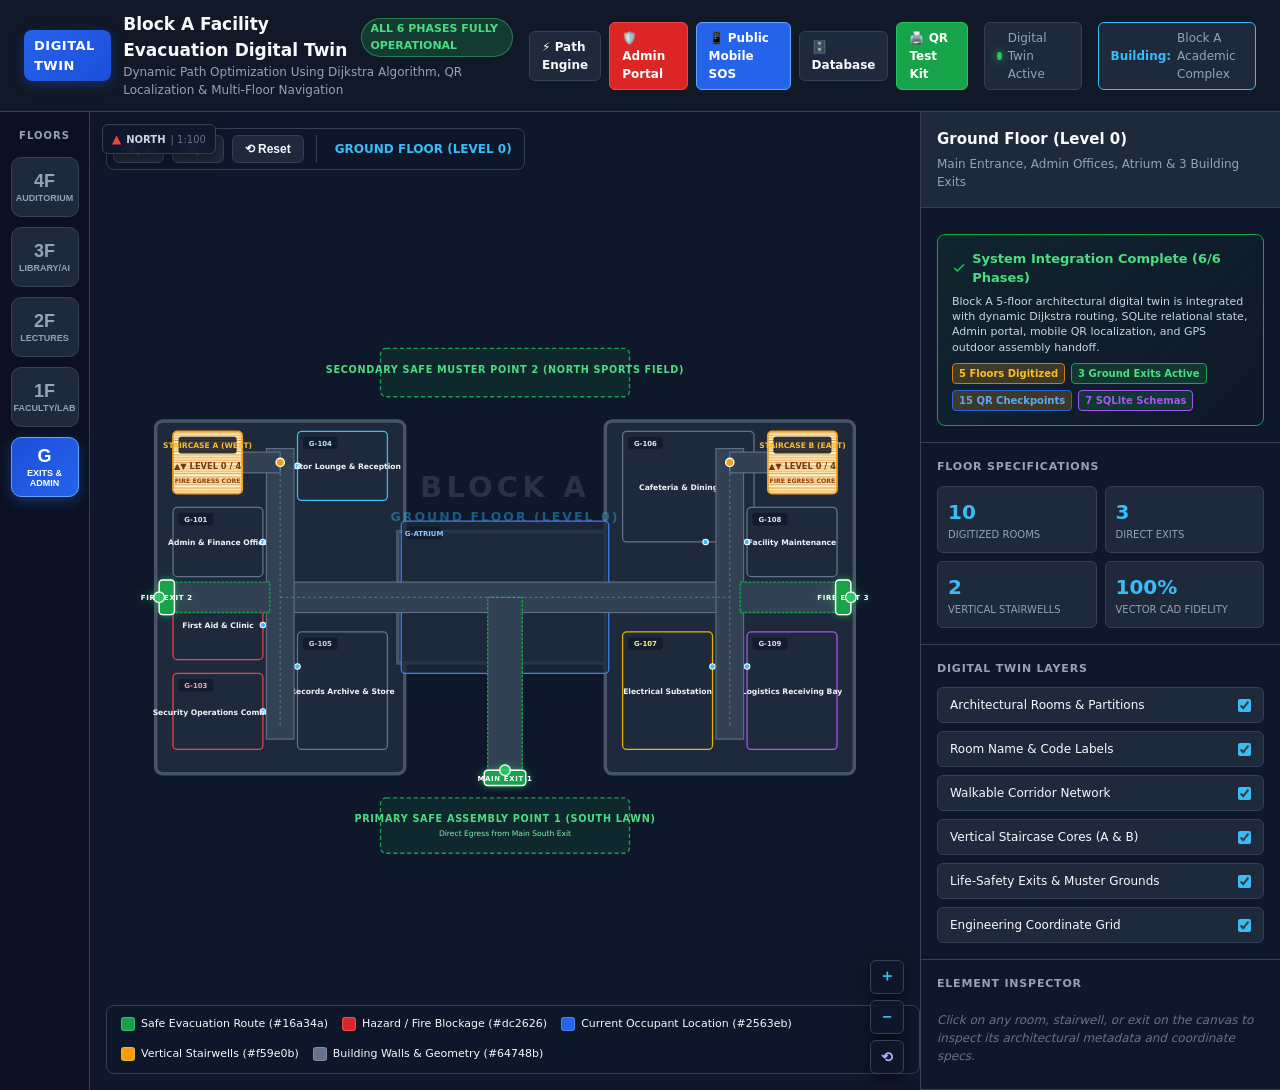
<file: templates/index.html>
<!DOCTYPE html>
<html lang="en">
<head>
  <meta charset="UTF-8" />
  <meta name="viewport" content="width=device-width, initial-scale=1.0" />
  <title>Block A Digital Twin | Smart Emergency Evacuation System</title>
  <link rel="stylesheet" href="/static/css/style.css" />
</head>
<body>
  <!-- Global System Navigation Header -->
  <header class="app-header">
    <div class="brand-section">
      <div class="brand-badge">DIGITAL TWIN</div>
      <div class="brand-titles">
        <h1>
          Block A Facility Evacuation Digital Twin
          <span class="phase-pill" id="phasePill" style="background: rgba(34, 197, 94, 0.2); color: #4ade80; border-color: rgba(74, 222, 128, 0.4);">
            All 6 Phases Fully Operational
          </span>
        </h1>
        <p>Dynamic Path Optimization Using Dijkstra Algorithm, QR Localization & Multi-Floor Navigation</p>
      </div>
    </div>

    <!-- Quick Navigation Hub -->
    <div style="display: flex; gap: 8px; align-items: center;">
      <a href="/routing" class="canvas-btn" style="text-decoration:none;">⚡ Path Engine</a>
      <a href="/admin" class="canvas-btn" style="text-decoration:none; background:#dc2626; border-color:#ef4444; color:#fff;">🛡️ Admin Portal</a>
      <a href="/public" class="canvas-btn" style="text-decoration:none; background:#2563eb; border-color:#60a5fa; color:#fff;">📱 Public Mobile SOS</a>
      <a href="/backend-explorer" class="canvas-btn" style="text-decoration:none;">🗄️ Database</a>
      <a href="/static/qr_testkit.html" target="_blank" class="canvas-btn" style="text-decoration:none; background:#16a34a; border-color:#22c55e; color:#fff;">🖨️ QR Test Kit</a>
    </div>

    <div class="header-status-bar">
      <div class="status-indicator">
        <div class="pulse-dot"></div>
        <span>Digital Twin Active</span>
      </div>
      <div class="status-indicator" style="border-color: #38bdf8;">
        <span style="color: #38bdf8; font-weight: bold;">Building:</span>
        <span id="buildingNameLbl">Block A Academic Complex</span>
      </div>
    </div>
  </header>

  <!-- Main Workspace -->
  <div class="main-container">
    <!-- Vertical Floor Selector -->
    <nav class="floor-nav-bar" aria-label="Floor selection">
      <span class="nav-label">Floors</span>
      <button class="floor-btn" data-floor="4">
        <span class="btn-num">4F</span>
        <span class="btn-desc">Auditorium</span>
      </button>
      <button class="floor-btn" data-floor="3">
        <span class="btn-num">3F</span>
        <span class="btn-desc">Library/AI</span>
      </button>
      <button class="floor-btn" data-floor="2">
        <span class="btn-num">2F</span>
        <span class="btn-desc">Lectures</span>
      </button>
      <button class="floor-btn" data-floor="1">
        <span class="btn-num">1F</span>
        <span class="btn-desc">Faculty/Lab</span>
      </button>
      <button class="floor-btn active" data-floor="0">
        <span class="btn-num">G</span>
        <span class="btn-desc">Exits & Admin</span>
      </button>
    </nav>

    <!-- Canvas Workspace -->
    <main class="canvas-workspace">
      <!-- Floating Navigation Controls -->
      <div class="canvas-floating-controls">
        <button class="canvas-btn" id="btnZoomIn" title="Zoom In (+)">🔍 +</button>
        <button class="canvas-btn" id="btnZoomOut" title="Zoom Out (-)">🔍 −</button>
        <button class="canvas-btn" id="btnResetView" title="Reset View">⟲ Reset</button>
        <span style="width: 1px; background: #334155; margin: 0 4px;"></span>
        <span id="currentFloorTag" style="font-size: 12px; font-weight: 700; color: #38bdf8; display: flex; align-items: center; padding: 0 6px;">
          GROUND FLOOR (LEVEL 0)
        </span>
      </div>

      <!-- SVG Map Canvas Container -->
      <div id="floorMapContainer" style="width: 100%; height: 100%;"></div>

      <!-- Floating Visual Safety Palette Legend (Section 9) -->
      <div class="canvas-floating-legend">
        <div class="legend-item">
          <div class="legend-chip" style="background: #16a34a;"></div>
          <span>Safe Evacuation Route (#16a34a)</span>
        </div>
        <div class="legend-item">
          <div class="legend-chip" style="background: #dc2626;"></div>
          <span>Hazard / Fire Blockage (#dc2626)</span>
        </div>
        <div class="legend-item">
          <div class="legend-chip" style="background: #2563eb;"></div>
          <span>Current Occupant Location (#2563eb)</span>
        </div>
        <div class="legend-item">
          <div class="legend-chip" style="background: #f59e0b;"></div>
          <span>Vertical Stairwells (#f59e0b)</span>
        </div>
        <div class="legend-item">
          <div class="legend-chip" style="background: #64748b;"></div>
          <span>Building Walls & Geometry (#64748b)</span>
        </div>
      </div>
    </main>

    <!-- Right Sidebar: Architectural Specifications & Inspector -->
    <aside class="sidebar-panel">
      <div class="sidebar-header">
        <h2 id="floorTitle">Ground Floor (Level 0)</h2>
        <p id="floorSubtitle">Primary egress hub, central administration, reception atrium, and primary building exits.</p>
      </div>

      <!-- System Status Banner -->
      <div class="sidebar-section">
        <div class="phase-confirm-card">
          <h3>
            <svg width="16" height="16" viewBox="0 0 24 24" fill="none" stroke="#22c55e" stroke-width="2.5"><polyline points="20 6 9 17 4 12"></polyline></svg>
            System Integration Complete (6/6 Phases)
          </h3>
          <p>
            Block A 5-floor architectural digital twin is integrated with dynamic Dijkstra routing, SQLite relational state, Admin portal, mobile QR localization, and GPS outdoor assembly handoff.
          </p>
          <div style="margin-top: 8px; display: flex; gap: 6px; flex-wrap: wrap;">
            <span class="badge-stair">5 Floors Digitized</span>
            <span class="badge-exit">3 Ground Exits Active</span>
            <span class="badge-stair" style="color: #60a5fa; border-color: #2563eb;">15 QR Checkpoints</span>
            <span class="badge-exit" style="color: #a855f7; border-color: #a855f7;">7 SQLite Schemas</span>
          </div>
        </div>
      </div>

      <!-- Architectural Metrics -->
      <div class="sidebar-section">
        <div class="section-title">Floor Specifications</div>
        <div class="metrics-grid">
          <div class="metric-card">
            <div class="num" id="metricRoomCount">10</div>
            <div class="lbl">Digitized Rooms</div>
          </div>
          <div class="metric-card">
            <div class="num" id="metricExitCount">3</div>
            <div class="lbl">Direct Exits</div>
          </div>
          <div class="metric-card">
            <div class="num">2</div>
            <div class="lbl">Vertical Stairwells</div>
          </div>
          <div class="metric-card">
            <div class="num">100%</div>
            <div class="lbl">Vector CAD Fidelity</div>
          </div>
        </div>
      </div>

      <!-- Layer Visibility Toggles -->
      <div class="sidebar-section">
        <div class="section-title">Digital Twin Layers</div>
        <div class="layer-toggle-list">
          <label class="toggle-item">
            <span>Architectural Rooms & Partitions</span>
            <input type="checkbox" id="layerToggleRooms" checked />
          </label>
          <label class="toggle-item">
            <span>Room Name & Code Labels</span>
            <input type="checkbox" id="layerToggleLabels" checked />
          </label>
          <label class="toggle-item">
            <span>Walkable Corridor Network</span>
            <input type="checkbox" id="layerToggleCorridors" checked />
          </label>
          <label class="toggle-item">
            <span>Vertical Staircase Cores (A & B)</span>
            <input type="checkbox" id="layerToggleStairs" checked />
          </label>
          <label class="toggle-item">
            <span>Life-Safety Exits & Muster Grounds</span>
            <input type="checkbox" id="layerToggleExits" checked />
          </label>
          <label class="toggle-item">
            <span>Engineering Coordinate Grid</span>
            <input type="checkbox" id="layerToggleGrid" checked />
          </label>
        </div>
      </div>

      <!-- Selected Element Inspector -->
      <div class="sidebar-section">
        <div class="section-title">Element Inspector</div>
        <div id="inspectorEmpty" style="font-size: 12px; color: #64748b; font-style: italic; padding: 8px 0;">
          Click on any room, stairwell, or exit on the canvas to inspect its architectural metadata and coordinate specs.
        </div>
        <div id="inspectorDetails" class="room-inspect-box" style="display: none;">
          <div id="inspectBadge" style="font-size: 11px; font-weight: 700; color: #38bdf8; text-transform: uppercase;">ROOM</div>
          <div id="inspectName" style="font-size: 14px; font-weight: bold; color: #f8fafc; margin-top: 2px;"></div>
          <div id="inspectCode" style="font-size: 11px; color: #94a3b8; font-family: monospace;"></div>
          <hr style="border: 0; border-top: 1px solid #334155; margin: 8px 0;" />
          <div style="font-size: 11px; color: #cbd5e1; display: flex; flex-direction: column; gap: 4px;">
            <div><strong>Bounding Box:</strong> <span id="inspectBounds"></span></div>
            <div><strong>Access Portal (Door):</strong> <span id="inspectDoor"></span></div>
            <div><strong>Primary Evacuation Vector:</strong> <span id="inspectEgress" style="color: #4ade80;"></span></div>
          </div>
        </div>
      </div>
    </aside>
  </div>

  <!-- Scripts -->
  <script src="/static/js/floor_plans.js"></script>
  <script src="/static/js/map_renderer.js"></script>
  <script>
    document.addEventListener("DOMContentLoaded", () => {
      const renderer = new FloorMapRenderer("floorMapContainer", {
        initialFloor: 0,
        onRoomClick: (room, floor) => {
          showInspection(room, floor);
        }
      });

      const floorButtons = document.querySelectorAll(".floor-btn");
      const floorTitle = document.getElementById("floorTitle");
      const floorSubtitle = document.getElementById("floorSubtitle");
      const currentFloorTag = document.getElementById("currentFloorTag");
      const metricRoomCount = document.getElementById("metricRoomCount");
      const metricExitCount = document.getElementById("metricExitCount");

      function updateFloorUI(floorLevel) {
        const floorData = window.BLOCK_A_MODEL.floors[floorLevel];
        if (!floorData) return;

        renderer.setFloor(floorLevel);
        floorButtons.forEach(btn => {
          btn.classList.toggle("active", parseInt(btn.dataset.floor, 10) === floorLevel);
        });

        floorTitle.textContent = `${floorData.name} (Level ${floorData.level})`;
        floorSubtitle.textContent = floorData.subtitle;
        currentFloorTag.textContent = `${floorData.name.toUpperCase()} (LEVEL ${floorData.level})`;

        metricRoomCount.textContent = floorData.rooms ? floorData.rooms.length : 0;
        metricExitCount.textContent = floorData.exits ? floorData.exits.length : 0;
      }

      floorButtons.forEach(btn => {
        btn.addEventListener("click", () => updateFloorUI(parseInt(btn.dataset.floor, 10)));
      });

      document.getElementById("btnZoomIn").addEventListener("click", () => renderer.zoomIn());
      document.getElementById("btnZoomOut").addEventListener("click", () => renderer.zoomOut());
      document.getElementById("btnResetView").addEventListener("click", () => renderer.resetView());

      document.getElementById("layerToggleRooms").addEventListener("change", (e) => renderer.toggleLayer("rooms", e.target.checked));
      document.getElementById("layerToggleLabels").addEventListener("change", (e) => renderer.toggleLayer("labels", e.target.checked));
      document.getElementById("layerToggleCorridors").addEventListener("change", (e) => renderer.toggleLayer("corridors", e.target.checked));
      document.getElementById("layerToggleStairs").addEventListener("change", (e) => renderer.toggleLayer("stairwells", e.target.checked));
      document.getElementById("layerToggleExits").addEventListener("change", (e) => renderer.toggleLayer("exits", e.target.checked));
      document.getElementById("layerToggleGrid").addEventListener("change", (e) => renderer.toggleLayer("grid", e.target.checked));

      function showInspection(room, floor) {
        document.getElementById("inspectorEmpty").style.display = "none";
        const details = document.getElementById("inspectorDetails");
        details.style.display = "block";

        document.getElementById("inspectBadge").textContent = `${room.type.toUpperCase()} • LEVEL ${floor.level}`;
        document.getElementById("inspectName").textContent = room.name;
        document.getElementById("inspectCode").textContent = `ID: ${room.id} | CODE: ${room.code}`;
        document.getElementById("inspectBounds").textContent = `X: ${room.x}, Y: ${room.y}, W: ${room.w}px, H: ${room.h}px`;
        document.getElementById("inspectDoor").textContent = `(${room.door.x}, ${room.door.y})`;

        const egress = floor.level === 0
          ? "Direct Corridor Access to Primary South Exit 1 / West Exit 2"
          : (room.x < 500 ? "Via Staircase A (West Wing) to Ground Level" : "Via Staircase B (East Wing) to Ground Level");
        document.getElementById("inspectEgress").textContent = egress;
      }

      updateFloorUI(0);
    });
  </script>
</body>
</html>
</file>
<file: static/css/style.css>
/* ==========================================================================
   Smart Emergency Evacuation Planning & Digital Twin System
   Visual Safety Palette & Modern UI Design System
   ========================================================================== */

:root {
  /* Visual Safety Palette (Blueprint Section 9) */
  --safe-green: #16a34a;
  --safe-green-light: #22c55e;
  --safe-green-bg: rgba(22, 163, 74, 0.15);

  --hazard-red: #dc2626;
  --hazard-red-light: #ef4444;
  --hazard-red-bg: rgba(220, 38, 38, 0.15);

  --user-blue: #2563eb;
  --user-blue-light: #38bdf8;
  --user-blue-bg: rgba(37, 99, 235, 0.15);

  --warning-amber: #f59e0b;
  --warning-amber-light: #fbbf24;
  --warning-amber-bg: rgba(245, 158, 11, 0.15);

  --slate-wall: #64748b;
  --slate-dark: #0f172a;
  --slate-card: #1e293b;
  --slate-border: #334155;
  --slate-text: #94a3b8;
  --slate-light: #f8fafc;

  --font-sans: 'Segoe UI', system-ui, -apple-system, BlinkMacSystemFont, Roboto, sans-serif;
  --font-mono: ui-monospace, SFMono-Regular, Menlo, Monaco, Consolas, monospace;
}

* {
  box-sizing: border-box;
  margin: 0;
  padding: 0;
}

body {
  font-family: var(--font-sans);
  background-color: var(--slate-dark);
  color: var(--slate-light);
  line-height: 1.5;
  min-height: 100vh;
  display: flex;
  flex-direction: column;
  overflow-x: hidden;
}

/* Header */
.app-header {
  background: #111827;
  border-bottom: 1px solid var(--slate-border);
  padding: 12px 24px;
  display: flex;
  align-items: center;
  justify-content: space-between;
  gap: 16px;
  z-index: 50;
}

.brand-section {
  display: flex;
  align-items: center;
  gap: 12px;
}

.brand-badge {
  background: linear-gradient(135deg, #2563eb, #1d4ed8);
  color: #fff;
  padding: 6px 10px;
  border-radius: 8px;
  font-weight: 800;
  font-size: 13px;
  letter-spacing: 0.5px;
  box-shadow: 0 4px 12px rgba(37, 99, 235, 0.3);
}

.brand-titles h1 {
  font-size: 17px;
  font-weight: 700;
  color: #f8fafc;
  display: flex;
  align-items: center;
  gap: 8px;
}

.phase-pill {
  font-size: 11px;
  font-weight: 600;
  padding: 2px 8px;
  border-radius: 9999px;
  background: rgba(34, 197, 94, 0.2);
  color: #4ade80;
  border: 1px solid rgba(74, 222, 128, 0.3);
  text-transform: uppercase;
}

.brand-titles p {
  font-size: 12px;
  color: var(--slate-text);
}

.header-status-bar {
  display: flex;
  align-items: center;
  gap: 16px;
}

.status-indicator {
  display: flex;
  align-items: center;
  gap: 6px;
  font-size: 12px;
  color: var(--slate-text);
  background: var(--slate-card);
  padding: 6px 12px;
  border-radius: 6px;
  border: 1px solid var(--slate-border);
}

.pulse-dot {
  width: 8px;
  height: 8px;
  border-radius: 50%;
  background: var(--safe-green-light);
  box-shadow: 0 0 8px var(--safe-green-light);
  animation: pulseAnimation 2s infinite;
}

@keyframes pulseAnimation {
  0% { opacity: 1; transform: scale(1); }
  50% { opacity: 0.4; transform: scale(0.85); }
  100% { opacity: 1; transform: scale(1); }
}

/* Main Layout */
.main-container {
  display: flex;
  flex: 1;
  height: calc(100vh - 65px);
  overflow: hidden;
}

/* Floor Quick Nav Toolbar */
.floor-nav-bar {
  width: 90px;
  background: #0b1120;
  border-right: 1px solid var(--slate-border);
  display: flex;
  flex-direction: column;
  align-items: center;
  padding: 16px 8px;
  gap: 10px;
}

.nav-label {
  font-size: 10px;
  font-weight: 700;
  color: var(--slate-text);
  letter-spacing: 1px;
  text-transform: uppercase;
  margin-bottom: 4px;
}

.floor-btn {
  width: 68px;
  height: 60px;
  background: var(--slate-card);
  border: 1px solid var(--slate-border);
  border-radius: 10px;
  color: var(--slate-text);
  display: flex;
  flex-direction: column;
  align-items: center;
  justify-content: center;
  cursor: pointer;
  transition: all 0.2s ease;
  padding: 4px;
}

.floor-btn .btn-num {
  font-size: 18px;
  font-weight: 800;
  line-height: 1;
}

.floor-btn .btn-desc {
  font-size: 9px;
  font-weight: 600;
  margin-top: 3px;
  text-transform: uppercase;
}

.floor-btn:hover {
  background: #334155;
  color: #fff;
  border-color: var(--user-blue-light);
}

.floor-btn.active {
  background: linear-gradient(135deg, #1d4ed8, #2563eb);
  color: #fff;
  border-color: #60a5fa;
  box-shadow: 0 4px 14px rgba(37, 99, 235, 0.4);
}

/* Canvas Center Workspace */
.canvas-workspace {
  flex: 1;
  position: relative;
  background: #020617;
  display: flex;
  flex-direction: column;
  overflow: hidden;
}

.canvas-floating-controls {
  position: absolute;
  top: 16px;
  left: 16px;
  z-index: 20;
  display: flex;
  gap: 8px;
  background: rgba(15, 23, 42, 0.85);
  backdrop-filter: blur(8px);
  border: 1px solid var(--slate-border);
  border-radius: 8px;
  padding: 6px;
}

.canvas-btn {
  background: #1e293b;
  border: 1px solid var(--slate-border);
  color: var(--slate-light);
  padding: 6px 12px;
  border-radius: 6px;
  font-size: 12px;
  font-weight: 600;
  cursor: pointer;
  display: flex;
  align-items: center;
  gap: 6px;
  transition: all 0.15s;
}

.canvas-btn:hover {
  background: #334155;
  color: #fff;
}

.canvas-floating-legend {
  position: absolute;
  bottom: 16px;
  left: 16px;
  z-index: 20;
  background: rgba(15, 23, 42, 0.9);
  backdrop-filter: blur(8px);
  border: 1px solid var(--slate-border);
  border-radius: 8px;
  padding: 10px 14px;
  display: flex;
  flex-wrap: wrap;
  gap: 14px;
  font-size: 11px;
}

.legend-item {
  display: flex;
  align-items: center;
  gap: 6px;
}

.legend-chip {
  width: 14px;
  height: 14px;
  border-radius: 3px;
  border: 1px solid rgba(255, 255, 255, 0.2);
}

/* Sidebar Details Panel */
.sidebar-panel {
  width: 360px;
  background: #0f172a;
  border-left: 1px solid var(--slate-border);
  display: flex;
  flex-direction: column;
  overflow-y: auto;
}

.sidebar-header {
  padding: 16px;
  border-bottom: 1px solid var(--slate-border);
  background: #1e293b;
}

.sidebar-header h2 {
  font-size: 15px;
  font-weight: 700;
  color: #f8fafc;
}

.sidebar-header p {
  font-size: 12px;
  color: var(--slate-text);
  margin-top: 4px;
}

.sidebar-section {
  padding: 16px;
  border-bottom: 1px solid var(--slate-border);
}

.section-title {
  font-size: 11px;
  font-weight: 700;
  letter-spacing: 0.8px;
  color: var(--slate-text);
  text-transform: uppercase;
  margin-bottom: 10px;
  display: flex;
  align-items: center;
  justify-content: space-between;
}

.layer-toggle-list {
  display: flex;
  flex-direction: column;
  gap: 8px;
}

.toggle-item {
  display: flex;
  align-items: center;
  justify-content: space-between;
  background: var(--slate-card);
  padding: 8px 12px;
  border-radius: 6px;
  font-size: 12px;
  border: 1px solid var(--slate-border);
  cursor: pointer;
}

.toggle-item input {
  cursor: pointer;
  accent-color: var(--user-blue-light);
}

.metrics-grid {
  display: grid;
  grid-template-columns: 1fr 1fr;
  gap: 8px;
}

.metric-card {
  background: var(--slate-card);
  border: 1px solid var(--slate-border);
  border-radius: 6px;
  padding: 10px;
}

.metric-card .num {
  font-size: 20px;
  font-weight: 800;
  color: var(--user-blue-light);
}

.metric-card .lbl {
  font-size: 10px;
  color: var(--slate-text);
  text-transform: uppercase;
}

.room-inspect-box {
  background: rgba(30, 41, 59, 0.7);
  border: 1px solid #38bdf8;
  border-radius: 8px;
  padding: 12px;
  margin-top: 8px;
}

.badge-stair {
  background: rgba(245, 158, 11, 0.2);
  color: #fbbf24;
  border: 1px solid #d97706;
  padding: 2px 6px;
  border-radius: 4px;
  font-size: 10px;
  font-weight: bold;
}

.badge-exit {
  background: rgba(22, 163, 74, 0.2);
  color: #4ade80;
  border: 1px solid #16a34a;
  padding: 2px 6px;
  border-radius: 4px;
  font-size: 10px;
  font-weight: bold;
}

.phase-confirm-card {
  background: linear-gradient(135deg, rgba(22, 163, 74, 0.1), rgba(15, 23, 42, 0.8));
  border: 1px solid var(--safe-green);
  border-radius: 8px;
  padding: 14px;
  margin-top: 10px;
}

.phase-confirm-card h3 {
  font-size: 13px;
  color: #4ade80;
  display: flex;
  align-items: center;
  gap: 6px;
  font-weight: 700;
}

.phase-confirm-card p {
  font-size: 11px;
  color: #cbd5e1;
  margin-top: 6px;
  line-height: 1.4;
}

/* Custom Scrollbar */
::-webkit-scrollbar {
  width: 6px;
  height: 6px;
}
::-webkit-scrollbar-track {
  background: #0f172a;
}
::-webkit-scrollbar-thumb {
  background: #334155;
  border-radius: 3px;
}
::-webkit-scrollbar-thumb:hover {
  background: #475569;
}
</file>
